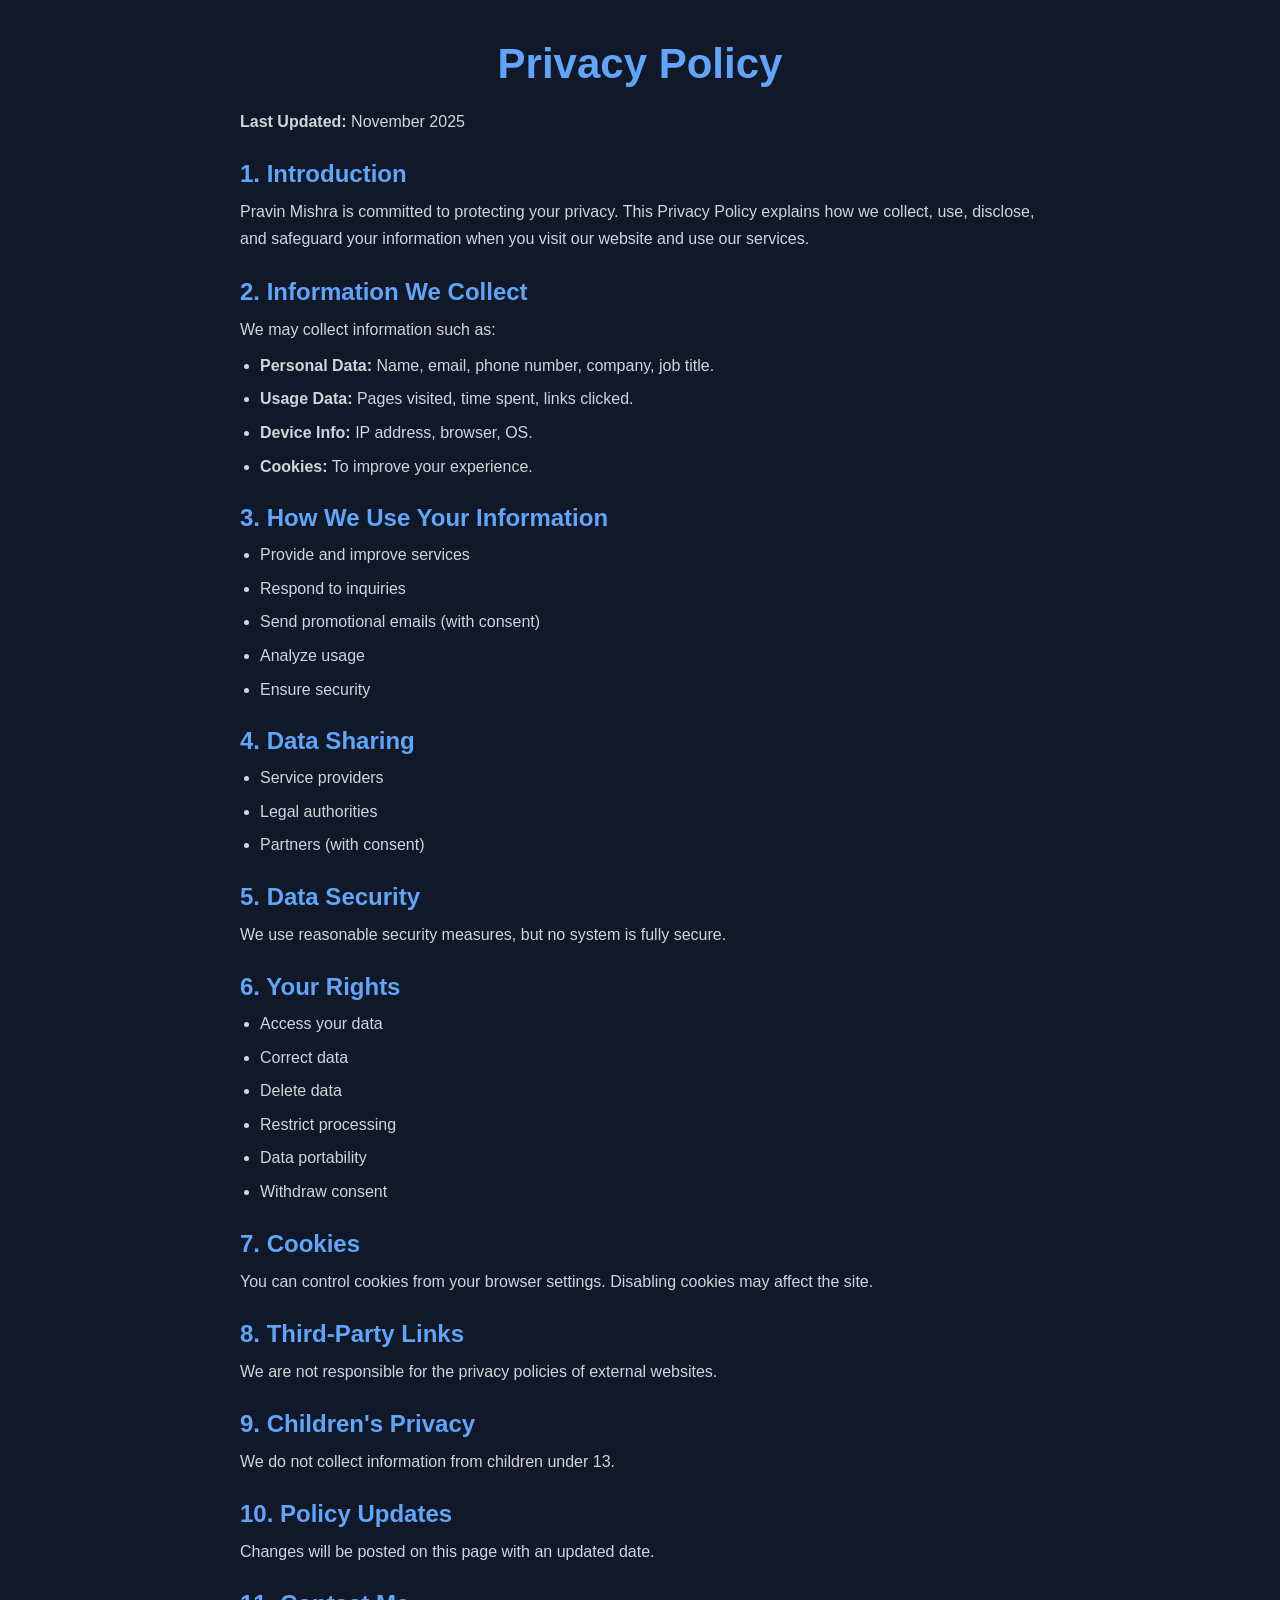
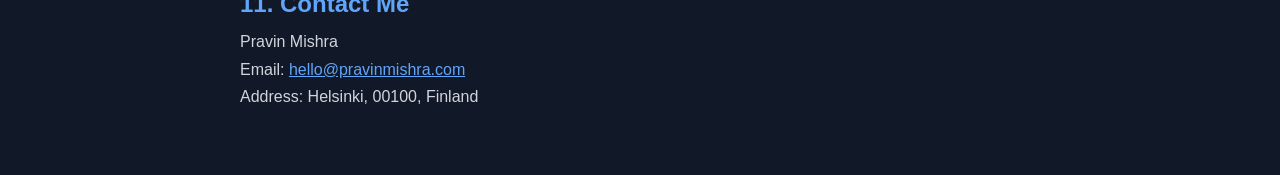
<file: privacy.html>
<!DOCTYPE html>
<html lang="en">
<head>
  <meta charset="UTF-8" />
  <meta name="viewport" content="width=device-width, initial-scale=1.0" />
  <title>Privacy Policy - Pravin Mishra</title>

  <style>
    * {
      margin: 0;
      padding: 0;
      box-sizing: border-box;
      font-family: Arial, Helvetica, sans-serif;
    }

    body {
      background: #111827;
      color: #f3f4f6;
    }

    .container {
      min-height: 100vh;
      padding: 40px 20px;
    }

    .content {
      max-width: 800px;
      margin: auto;
      animation: fadeUp 1s ease;
    }

    h1 {
      text-align: center;
      font-size: 42px;
      color: #60a5fa;
      margin-bottom: 20px;
    }

    h2 {
      font-size: 24px;
      color: #60a5fa;
      margin-bottom: 10px;
    }

    p {
      color: #d1d5db;
      line-height: 1.7;
      margin-bottom: 10px;
    }

    section {
      margin-bottom: 25px;
    }

    ul {
      margin-left: 20px;
      color: #d1d5db;
    }

    li {
      margin-bottom: 8px;
      line-height: 1.6;
    }

    a {
      color: #60a5fa;
      text-decoration: underline;
    }

    a:hover {
      color: #93c5fd;
    }

    .updated {
      margin-bottom: 25px;
    }

    @keyframes fadeUp {
      from {
        opacity: 0;
        transform: translateY(25px);
      }
      to {
        opacity: 1;
        transform: translateY(0);
      }
    }

    @media (max-width: 600px) {
      h1 {
        font-size: 32px;
      }
    }
  </style>
</head>

<body>
  <div class="container">
    <div class="content">

      <h1>Privacy Policy</h1>

      <p class="updated"><strong>Last Updated:</strong> November 2025</p>

      <section>
        <h2>1. Introduction</h2>
        <p>
          Pravin Mishra is committed to protecting your privacy. This Privacy Policy explains how we collect, use, disclose, and safeguard your information when you visit our website and use our services.
        </p>
      </section>

      <section>
        <h2>2. Information We Collect</h2>
        <p>We may collect information such as:</p>
        <ul>
          <li><strong>Personal Data:</strong> Name, email, phone number, company, job title.</li>
          <li><strong>Usage Data:</strong> Pages visited, time spent, links clicked.</li>
          <li><strong>Device Info:</strong> IP address, browser, OS.</li>
          <li><strong>Cookies:</strong> To improve your experience.</li>
        </ul>
      </section>

      <section>
        <h2>3. How We Use Your Information</h2>
        <ul>
          <li>Provide and improve services</li>
          <li>Respond to inquiries</li>
          <li>Send promotional emails (with consent)</li>
          <li>Analyze usage</li>
          <li>Ensure security</li>
        </ul>
      </section>

      <section>
        <h2>4. Data Sharing</h2>
        <ul>
          <li>Service providers</li>
          <li>Legal authorities</li>
          <li>Partners (with consent)</li>
        </ul>
      </section>

      <section>
        <h2>5. Data Security</h2>
        <p>
          We use reasonable security measures, but no system is fully secure.
        </p>
      </section>

      <section>
        <h2>6. Your Rights</h2>
        <ul>
          <li>Access your data</li>
          <li>Correct data</li>
          <li>Delete data</li>
          <li>Restrict processing</li>
          <li>Data portability</li>
          <li>Withdraw consent</li>
        </ul>
      </section>

      <section>
        <h2>7. Cookies</h2>
        <p>
          You can control cookies from your browser settings. Disabling cookies may affect the site.
        </p>
      </section>

      <section>
        <h2>8. Third-Party Links</h2>
        <p>
          We are not responsible for the privacy policies of external websites.
        </p>
      </section>

      <section>
        <h2>9. Children's Privacy</h2>
        <p>
          We do not collect information from children under 13.
        </p>
      </section>

      <section>
        <h2>10. Policy Updates</h2>
        <p>
          Changes will be posted on this page with an updated date.
        </p>
      </section>

      <section>
        <h2>11. Contact Me</h2>
        <p>
          Pravin Mishra<br />
          Email: <a href="mailto:hello@pravinmishra.com">hello@pravinmishra.com</a><br />
          Address: Helsinki, 00100, Finland
        </p>
      </section>

    </div>
  </div>
</body>
</html>
</file>
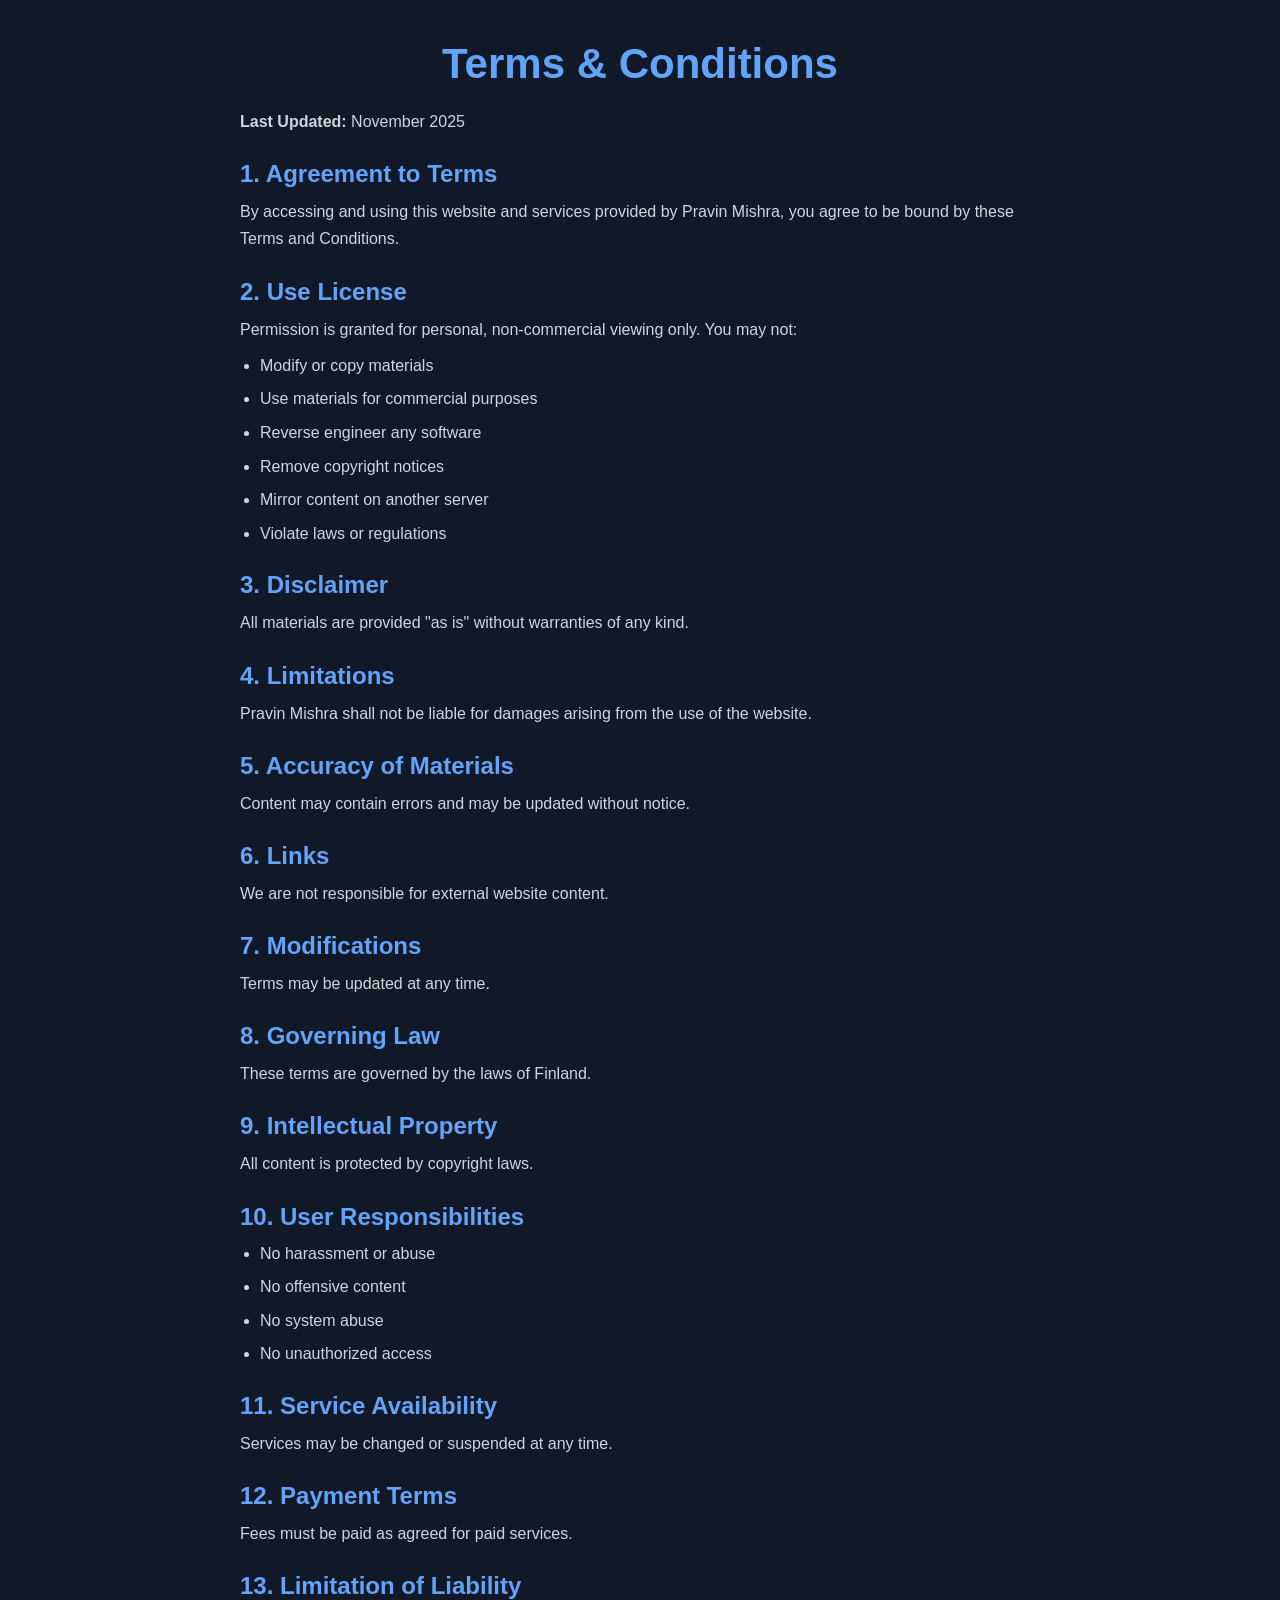
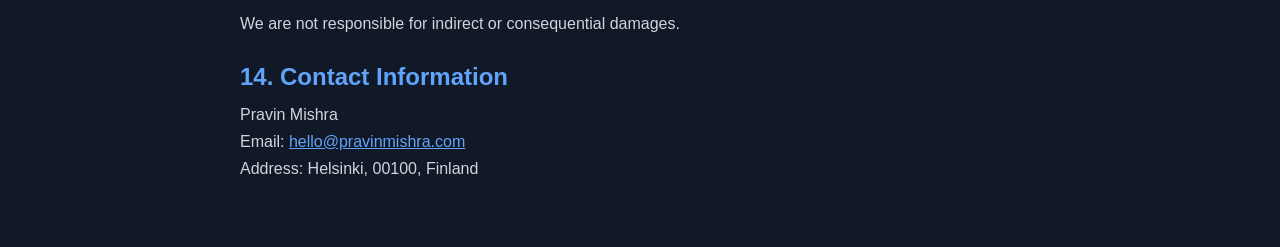
<file: terms.html>
<!DOCTYPE html>
<html lang="en">
<head>
  <meta charset="UTF-8" />
  <meta name="viewport" content="width=device-width, initial-scale=1.0" />
  <title>Terms & Conditions - Pravin Mishra</title>

  <style>
    * {
      margin: 0;
      padding: 0;
      box-sizing: border-box;
      font-family: Arial, Helvetica, sans-serif;
    }

    body {
      background: #111827;
      color: #f3f4f6;
    }

    .container {
      min-height: 100vh;
      padding: 40px 20px;
    }

    .content {
      max-width: 800px;
      margin: auto;
      animation: fadeUp 1s ease;
    }

    h1 {
      text-align: center;
      font-size: 42px;
      color: #60a5fa;
      margin-bottom: 20px;
    }

    h2 {
      font-size: 24px;
      color: #60a5fa;
      margin-bottom: 10px;
    }

    p {
      color: #d1d5db;
      line-height: 1.7;
      margin-bottom: 10px;
    }

    section {
      margin-bottom: 25px;
    }

    ul {
      margin-left: 20px;
      color: #d1d5db;
    }

    li {
      margin-bottom: 8px;
      line-height: 1.6;
    }

    a {
      color: #60a5fa;
      text-decoration: underline;
    }

    a:hover {
      color: #93c5fd;
    }

    .updated {
      margin-bottom: 25px;
    }

    @keyframes fadeUp {
      from {
        opacity: 0;
        transform: translateY(25px);
      }
      to {
        opacity: 1;
        transform: translateY(0);
      }
    }

    @media (max-width: 600px) {
      h1 {
        font-size: 32px;
      }
    }
  </style>
</head>

<body>
  <div class="container">
    <div class="content">

      <h1>Terms & Conditions</h1>

      <p class="updated"><strong>Last Updated:</strong> November 2025</p>

      <section>
        <h2>1. Agreement to Terms</h2>
        <p>
          By accessing and using this website and services provided by Pravin Mishra, you agree to be bound by these Terms and Conditions.
        </p>
      </section>

      <section>
        <h2>2. Use License</h2>
        <p>Permission is granted for personal, non-commercial viewing only. You may not:</p>
        <ul>
          <li>Modify or copy materials</li>
          <li>Use materials for commercial purposes</li>
          <li>Reverse engineer any software</li>
          <li>Remove copyright notices</li>
          <li>Mirror content on another server</li>
          <li>Violate laws or regulations</li>
        </ul>
      </section>

      <section>
        <h2>3. Disclaimer</h2>
        <p>
          All materials are provided "as is" without warranties of any kind.
        </p>
      </section>

      <section>
        <h2>4. Limitations</h2>
        <p>
          Pravin Mishra shall not be liable for damages arising from the use of the website.
        </p>
      </section>

      <section>
        <h2>5. Accuracy of Materials</h2>
        <p>
          Content may contain errors and may be updated without notice.
        </p>
      </section>

      <section>
        <h2>6. Links</h2>
        <p>
          We are not responsible for external website content.
        </p>
      </section>

      <section>
        <h2>7. Modifications</h2>
        <p>
          Terms may be updated at any time.
        </p>
      </section>

      <section>
        <h2>8. Governing Law</h2>
        <p>
          These terms are governed by the laws of Finland.
        </p>
      </section>

      <section>
        <h2>9. Intellectual Property</h2>
        <p>
          All content is protected by copyright laws.
        </p>
      </section>

      <section>
        <h2>10. User Responsibilities</h2>
        <ul>
          <li>No harassment or abuse</li>
          <li>No offensive content</li>
          <li>No system abuse</li>
          <li>No unauthorized access</li>
        </ul>
      </section>

      <section>
        <h2>11. Service Availability</h2>
        <p>
          Services may be changed or suspended at any time.
        </p>
      </section>

      <section>
        <h2>12. Payment Terms</h2>
        <p>
          Fees must be paid as agreed for paid services.
        </p>
      </section>

      <section>
        <h2>13. Limitation of Liability</h2>
        <p>
          We are not responsible for indirect or consequential damages.
        </p>
      </section>

      <section>
        <h2>14. Contact Information</h2>
        <p>
          Pravin Mishra<br />
          Email: <a href="mailto:hello@pravinmishra.com">hello@pravinmishra.com</a><br />
          Address: Helsinki, 00100, Finland
        </p>
      </section>

    </div>
  </div>
</body>
</html>
</file>
